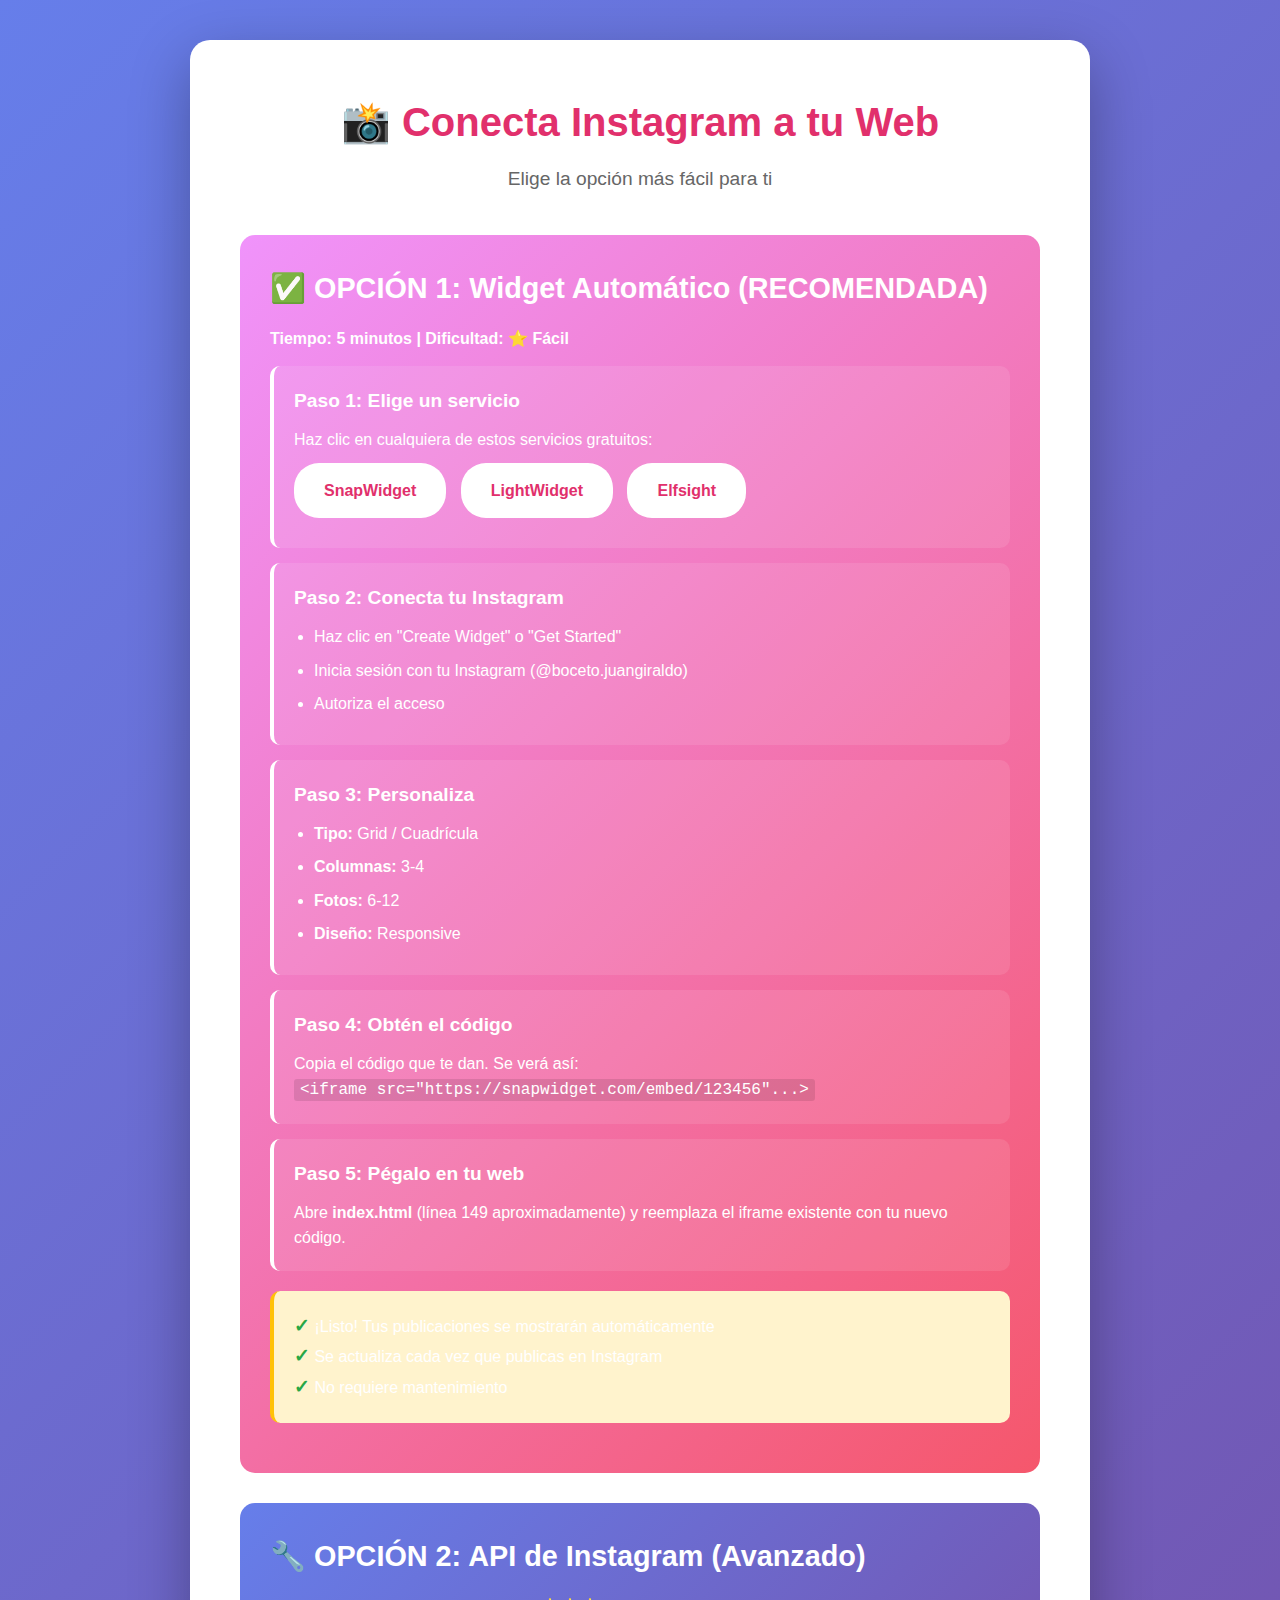
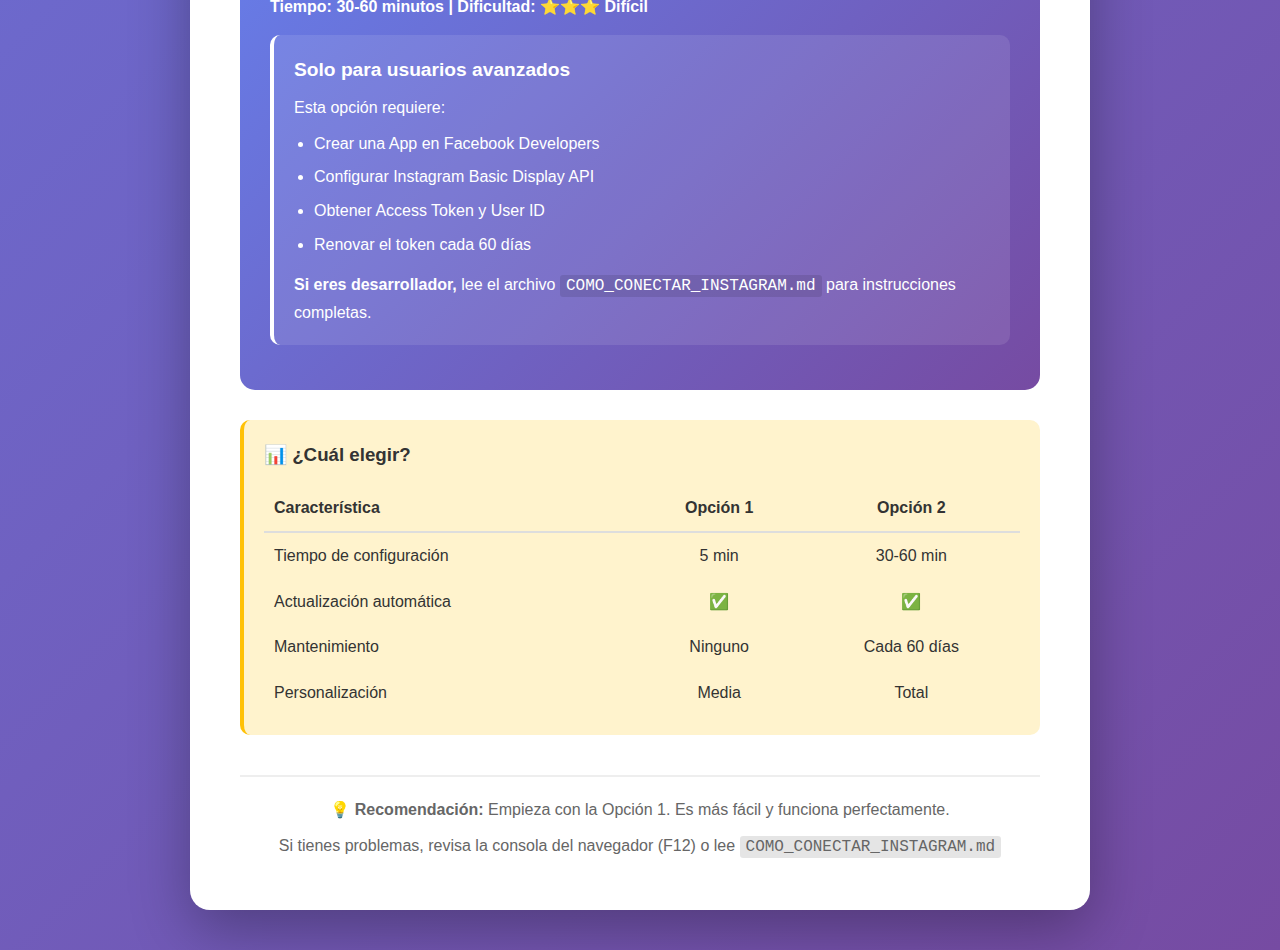
<file: docs/configurar-instagram.html>
<!DOCTYPE html>
<html lang="es">
<head>
    <meta charset="UTF-8">
    <meta name="viewport" content="width=device-width, initial-scale=1.0">
    <title>Configurar Instagram - Guía Rápida</title>
    <style>
        * {
            margin: 0;
            padding: 0;
            box-sizing: border-box;
        }
        body {
            font-family: -apple-system, BlinkMacSystemFont, 'Segoe UI', sans-serif;
            background: linear-gradient(135deg, #667eea 0%, #764ba2 100%);
            padding: 40px 20px;
            color: #333;
            line-height: 1.6;
        }
        .container {
            max-width: 900px;
            margin: 0 auto;
            background: white;
            border-radius: 20px;
            padding: 50px;
            box-shadow: 0 20px 60px rgba(0,0,0,0.3);
        }
        h1 {
            color: #E1306C;
            font-size: 2.5rem;
            margin-bottom: 10px;
            text-align: center;
        }
        .subtitle {
            text-align: center;
            color: #666;
            margin-bottom: 40px;
            font-size: 1.2rem;
        }
        .option {
            background: linear-gradient(135deg, #f093fb 0%, #f5576c 100%);
            color: white;
            padding: 30px;
            border-radius: 15px;
            margin-bottom: 30px;
        }
        .option h2 {
            font-size: 1.8rem;
            margin-bottom: 15px;
        }
        .step {
            background: rgba(255,255,255,0.1);
            padding: 20px;
            border-radius: 10px;
            margin: 15px 0;
            border-left: 4px solid #fff;
        }
        .step h3 {
            margin-bottom: 10px;
            font-size: 1.2rem;
        }
        .btn {
            display: inline-block;
            background: white;
            color: #E1306C;
            padding: 15px 30px;
            border-radius: 25px;
            text-decoration: none;
            font-weight: bold;
            margin: 10px 10px 10px 0;
            transition: transform 0.3s;
        }
        .btn:hover {
            transform: translateY(-3px);
            box-shadow: 0 10px 20px rgba(0,0,0,0.2);
        }
        .highlight {
            background: #fff3cd;
            padding: 20px;
            border-radius: 10px;
            border-left: 4px solid #ffc107;
            margin: 20px 0;
        }
        .check {
            color: #28a745;
            font-size: 1.2rem;
        }
        ul {
            margin-left: 20px;
            margin-top: 10px;
        }
        li {
            margin: 8px 0;
        }
        code {
            background: rgba(0,0,0,0.1);
            padding: 2px 6px;
            border-radius: 3px;
            font-family: 'Courier New', monospace;
        }
        .footer {
            text-align: center;
            margin-top: 40px;
            padding-top: 20px;
            border-top: 2px solid #eee;
            color: #666;
        }
    </style>
</head>
<body>
    <div class="container">
        <h1>📸 Conecta Instagram a tu Web</h1>
        <p class="subtitle">Elige la opción más fácil para ti</p>

        <!-- OPCIÓN 1 -->
        <div class="option">
            <h2>✅ OPCIÓN 1: Widget Automático (RECOMENDADA)</h2>
            <p><strong>Tiempo: 5 minutos | Dificultad: ⭐ Fácil</strong></p>
            
            <div class="step">
                <h3>Paso 1: Elige un servicio</h3>
                <p>Haz clic en cualquiera de estos servicios gratuitos:</p>
                <a href="https://snapwidget.com" target="_blank" class="btn">SnapWidget</a>
                <a href="https://lightwidget.com" target="_blank" class="btn">LightWidget</a>
                <a href="https://elfsight.com/instagram-feed-instashow/" target="_blank" class="btn">Elfsight</a>
            </div>

            <div class="step">
                <h3>Paso 2: Conecta tu Instagram</h3>
                <ul>
                    <li>Haz clic en "Create Widget" o "Get Started"</li>
                    <li>Inicia sesión con tu Instagram (@boceto.juangiraldo)</li>
                    <li>Autoriza el acceso</li>
                </ul>
            </div>

            <div class="step">
                <h3>Paso 3: Personaliza</h3>
                <ul>
                    <li><strong>Tipo:</strong> Grid / Cuadrícula</li>
                    <li><strong>Columnas:</strong> 3-4</li>
                    <li><strong>Fotos:</strong> 6-12</li>
                    <li><strong>Diseño:</strong> Responsive</li>
                </ul>
            </div>

            <div class="step">
                <h3>Paso 4: Obtén el código</h3>
                <p>Copia el código que te dan. Se verá así:</p>
                <code>&lt;iframe src="https://snapwidget.com/embed/123456"...&gt;</code>
            </div>

            <div class="step">
                <h3>Paso 5: Pégalo en tu web</h3>
                <p>Abre <strong>index.html</strong> (línea 149 aproximadamente) y reemplaza el iframe existente con tu nuevo código.</p>
            </div>

            <div class="highlight">
                <strong class="check">✓</strong> ¡Listo! Tus publicaciones se mostrarán automáticamente<br>
                <strong class="check">✓</strong> Se actualiza cada vez que publicas en Instagram<br>
                <strong class="check">✓</strong> No requiere mantenimiento
            </div>
        </div>

        <!-- OPCIÓN 2 -->
        <div class="option" style="background: linear-gradient(135deg, #667eea 0%, #764ba2 100%);">
            <h2>🔧 OPCIÓN 2: API de Instagram (Avanzado)</h2>
            <p><strong>Tiempo: 30-60 minutos | Dificultad: ⭐⭐⭐ Difícil</strong></p>
            
            <div class="step">
                <h3>Solo para usuarios avanzados</h3>
                <p>Esta opción requiere:</p>
                <ul>
                    <li>Crear una App en Facebook Developers</li>
                    <li>Configurar Instagram Basic Display API</li>
                    <li>Obtener Access Token y User ID</li>
                    <li>Renovar el token cada 60 días</li>
                </ul>
                <p style="margin-top: 15px;"><strong>Si eres desarrollador,</strong> lee el archivo <code>COMO_CONECTAR_INSTAGRAM.md</code> para instrucciones completas.</p>
            </div>
        </div>

        <!-- COMPARACIÓN -->
        <div class="highlight">
            <h3>📊 ¿Cuál elegir?</h3>
            <table style="width: 100%; margin-top: 15px; border-collapse: collapse;">
                <tr>
                    <th style="text-align: left; padding: 10px; border-bottom: 2px solid #ddd;">Característica</th>
                    <th style="text-align: center; padding: 10px; border-bottom: 2px solid #ddd;">Opción 1</th>
                    <th style="text-align: center; padding: 10px; border-bottom: 2px solid #ddd;">Opción 2</th>
                </tr>
                <tr>
                    <td style="padding: 10px;">Tiempo de configuración</td>
                    <td style="text-align: center; padding: 10px;">5 min</td>
                    <td style="text-align: center; padding: 10px;">30-60 min</td>
                </tr>
                <tr>
                    <td style="padding: 10px;">Actualización automática</td>
                    <td style="text-align: center; padding: 10px;">✅</td>
                    <td style="text-align: center; padding: 10px;">✅</td>
                </tr>
                <tr>
                    <td style="padding: 10px;">Mantenimiento</td>
                    <td style="text-align: center; padding: 10px;">Ninguno</td>
                    <td style="text-align: center; padding: 10px;">Cada 60 días</td>
                </tr>
                <tr>
                    <td style="padding: 10px;">Personalización</td>
                    <td style="text-align: center; padding: 10px;">Media</td>
                    <td style="text-align: center; padding: 10px;">Total</td>
                </tr>
            </table>
        </div>

        <div class="footer">
            <p><strong>💡 Recomendación:</strong> Empieza con la Opción 1. Es más fácil y funciona perfectamente.</p>
            <p style="margin-top: 10px;">Si tienes problemas, revisa la consola del navegador (F12) o lee <code>COMO_CONECTAR_INSTAGRAM.md</code></p>
        </div>
    </div>
</body>
</html>
</file>
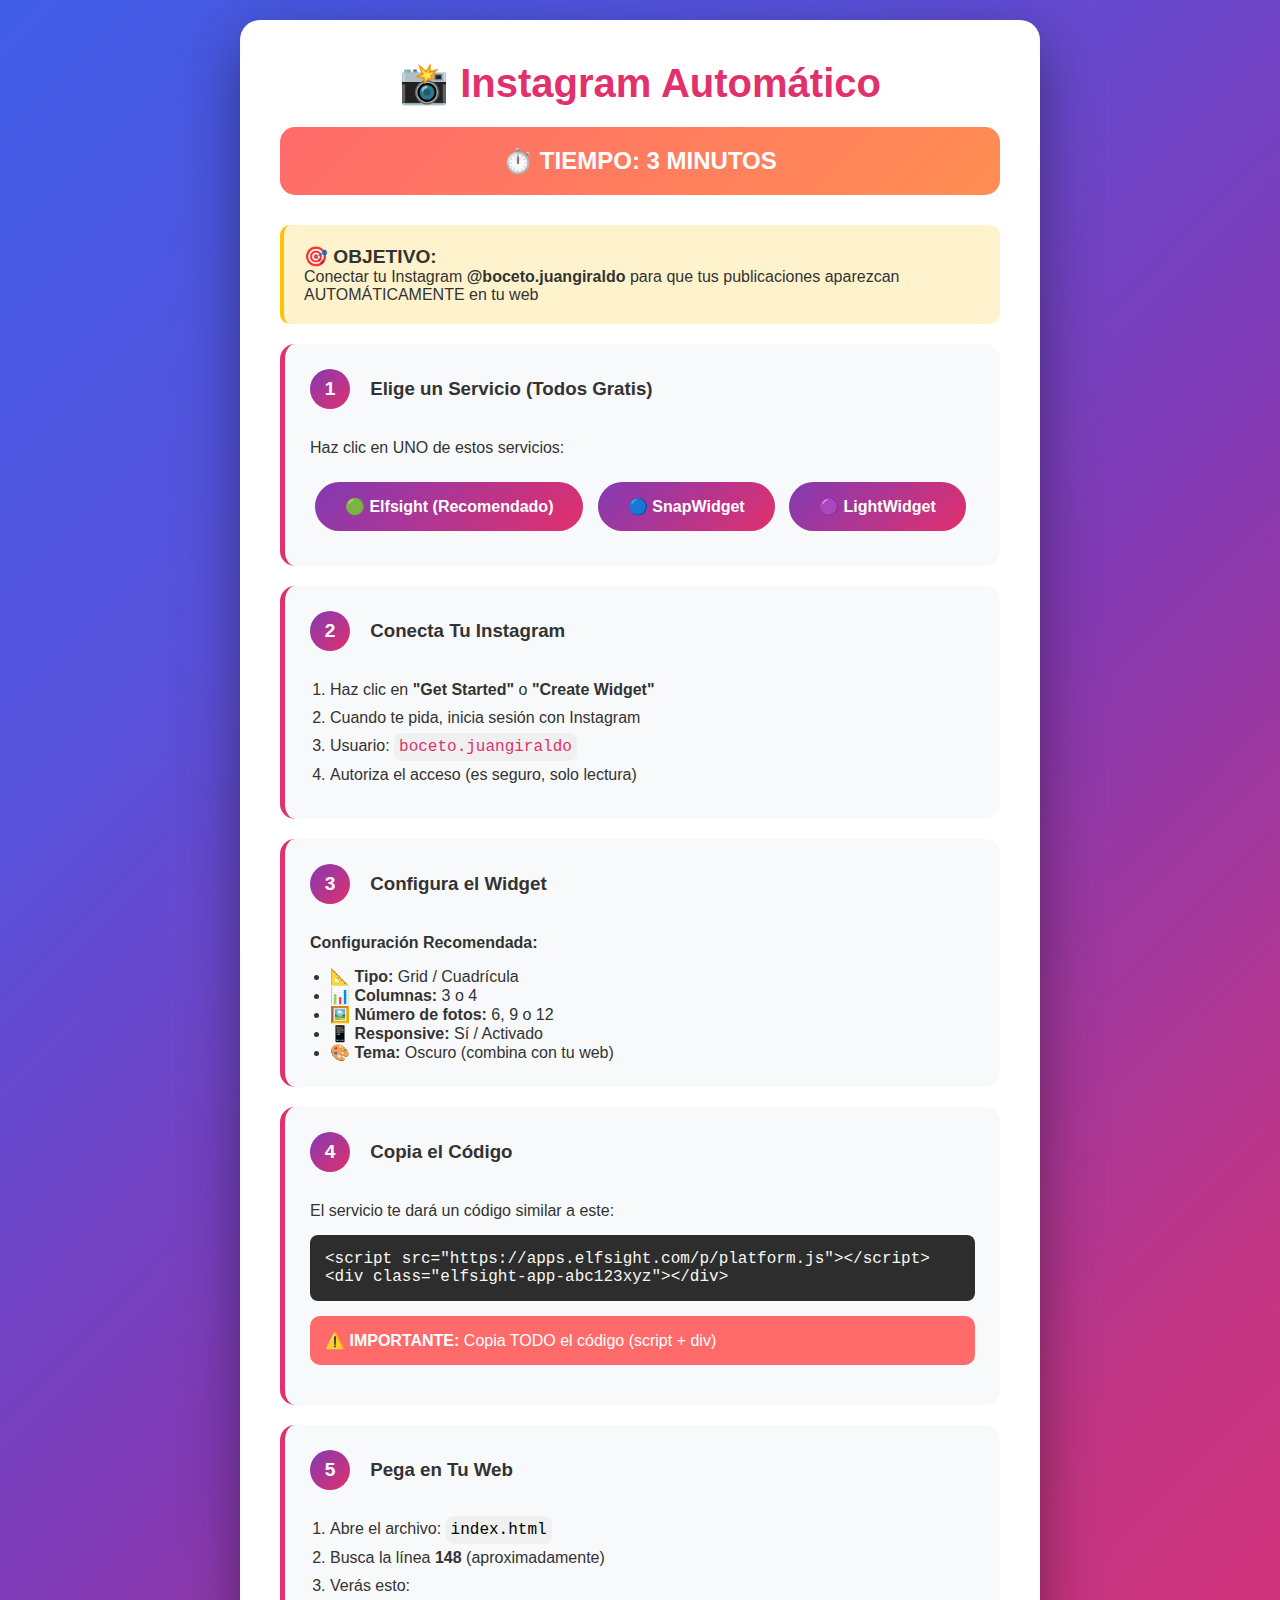
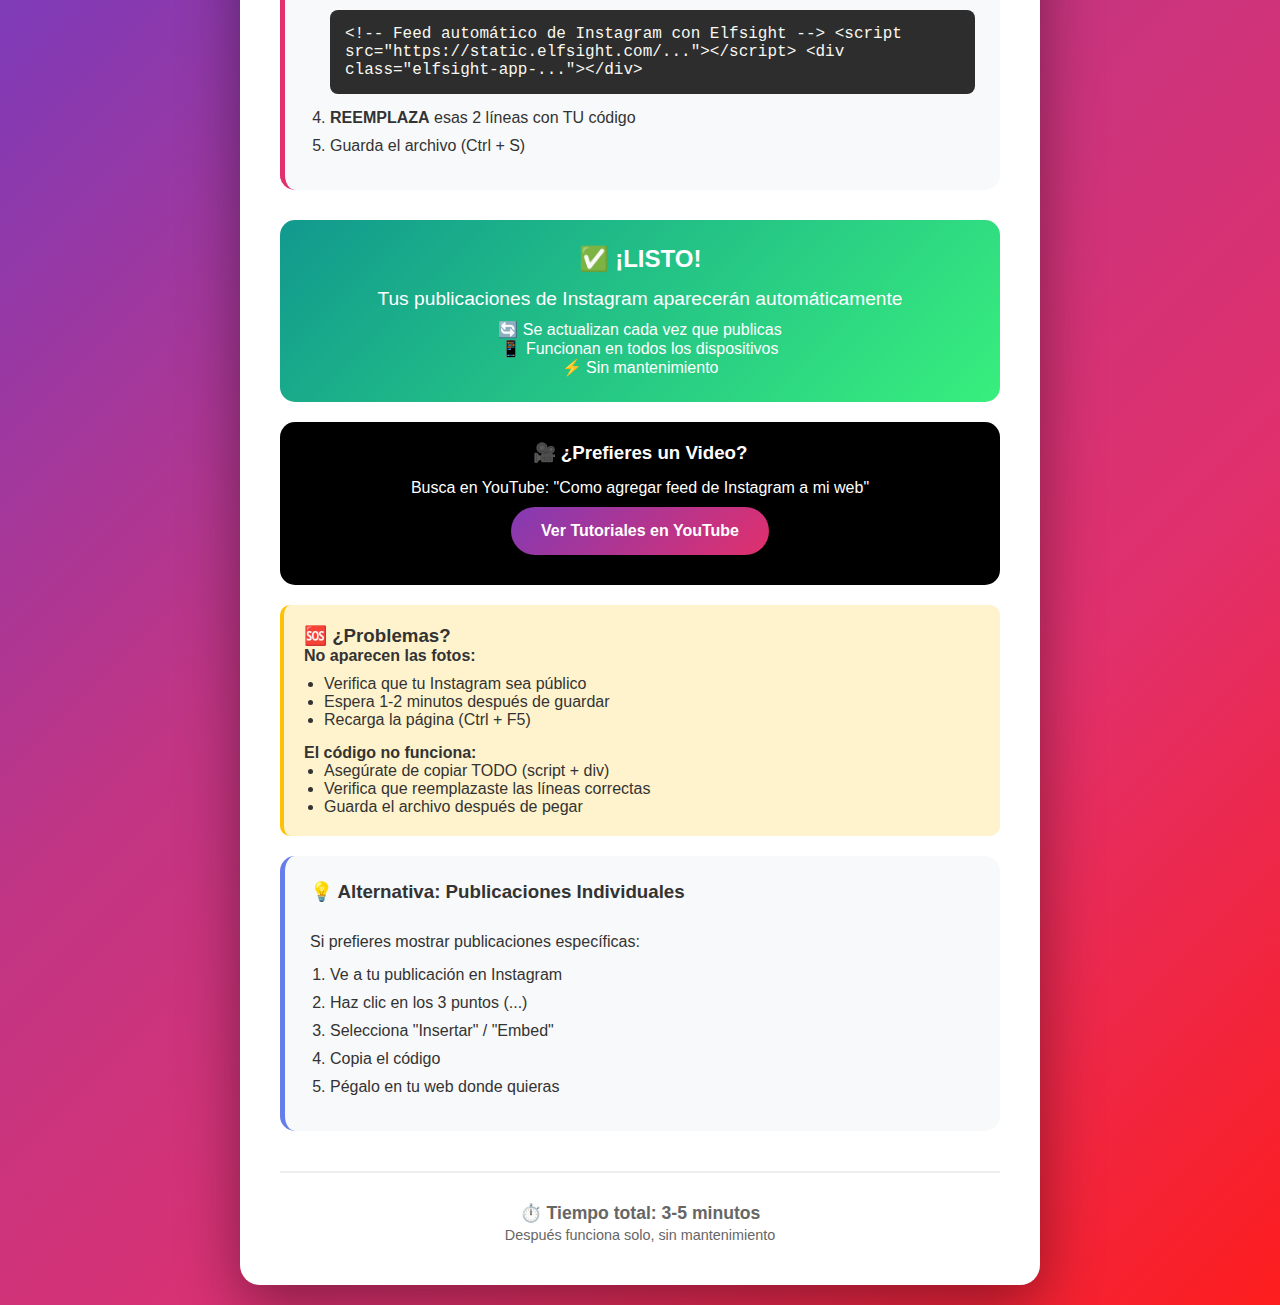
<file: docs/CONFIGURAR_INSTAGRAM_AUTOMATICO.html>
<!DOCTYPE html>
<html lang="es">
<head>
    <meta charset="UTF-8">
    <meta name="viewport" content="width=device-width, initial-scale=1.0">
    <title>Configurar Instagram Automático - 3 MINUTOS</title>
    <style>
        * { margin: 0; padding: 0; box-sizing: border-box; }
        body {
            font-family: -apple-system, BlinkMacSystemFont, 'Segoe UI', sans-serif;
            background: linear-gradient(135deg, #405DE6, #5851DB, #833AB4, #C13584, #E1306C, #FD1D1D);
            padding: 20px;
            color: #333;
        }
        .container {
            max-width: 800px;
            margin: 0 auto;
            background: white;
            border-radius: 20px;
            padding: 40px;
            box-shadow: 0 20px 60px rgba(0,0,0,0.4);
        }
        h1 {
            color: #E1306C;
            text-align: center;
            font-size: 2.5rem;
            margin-bottom: 20px;
        }
        .timer {
            background: linear-gradient(135deg, #FF6B6B, #FF8E53);
            color: white;
            padding: 20px;
            border-radius: 15px;
            text-align: center;
            font-size: 1.5rem;
            font-weight: bold;
            margin-bottom: 30px;
        }
        .step {
            background: #f8f9fa;
            padding: 25px;
            border-radius: 15px;
            margin: 20px 0;
            border-left: 5px solid #E1306C;
        }
        .step-number {
            background: linear-gradient(135deg, #833AB4, #E1306C);
            color: white;
            width: 40px;
            height: 40px;
            border-radius: 50%;
            display: inline-flex;
            align-items: center;
            justify-content: center;
            font-weight: bold;
            margin-right: 15px;
            font-size: 1.2rem;
        }
        .step h3 {
            display: inline-block;
            margin-bottom: 15px;
            color: #333;
        }
        .btn {
            display: inline-block;
            background: linear-gradient(135deg, #833AB4, #E1306C);
            color: white;
            padding: 15px 30px;
            border-radius: 30px;
            text-decoration: none;
            font-weight: bold;
            margin: 10px 5px;
            transition: transform 0.3s;
        }
        .btn:hover {
            transform: translateY(-3px);
            box-shadow: 0 10px 30px rgba(225, 48, 108, 0.4);
        }
        .highlight {
            background: #fff3cd;
            padding: 20px;
            border-radius: 10px;
            border-left: 4px solid #ffc107;
            margin: 20px 0;
        }
        code {
            background: #2d2d2d;
            color: #f8f8f2;
            padding: 15px;
            border-radius: 8px;
            display: block;
            margin: 15px 0;
            overflow-x: auto;
            font-family: 'Courier New', monospace;
        }
        .video-box {
            background: #000;
            padding: 20px;
            border-radius: 15px;
            text-align: center;
            color: white;
            margin: 20px 0;
        }
        .success {
            background: linear-gradient(135deg, #11998e, #38ef7d);
            color: white;
            padding: 25px;
            border-radius: 15px;
            text-align: center;
            margin-top: 30px;
        }
        .warning {
            background: #ff6b6b;
            color: white;
            padding: 15px;
            border-radius: 10px;
            margin: 15px 0;
        }
    </style>
</head>
<body>
    <div class="container">
        <h1>📸 Instagram Automático</h1>
        <div class="timer">⏱️ TIEMPO: 3 MINUTOS</div>

        <div class="highlight">
            <strong style="font-size: 1.2rem;">🎯 OBJETIVO:</strong><br>
            Conectar tu Instagram <strong>@boceto.juangiraldo</strong> para que tus publicaciones aparezcan AUTOMÁTICAMENTE en tu web
        </div>

        <!-- PASO 1 -->
        <div class="step">
            <h3><span class="step-number">1</span> Elige un Servicio (Todos Gratis)</h3>
            <p style="margin: 15px 0;">Haz clic en UNO de estos servicios:</p>
            <a href="https://elfsight.com/instagram-feed-instashow/?utm_source=websites&utm_medium=clients&utm_content=instagram-feed&utm_term=boceto&utm_campaign=free-widget" target="_blank" class="btn">
                🟢 Elfsight (Recomendado)
            </a>
            <a href="https://snapwidget.com/" target="_blank" class="btn">
                🔵 SnapWidget
            </a>
            <a href="https://lightwidget.com/" target="_blank" class="btn">
                🟣 LightWidget
            </a>
        </div>

        <!-- PASO 2 -->
        <div class="step">
            <h3><span class="step-number">2</span> Conecta Tu Instagram</h3>
            <ol style="margin-left: 20px; margin-top: 15px;">
                <li style="margin: 10px 0;">Haz clic en <strong>"Get Started"</strong> o <strong>"Create Widget"</strong></li>
                <li style="margin: 10px 0;">Cuando te pida, inicia sesión con Instagram</li>
                <li style="margin: 10px 0;">Usuario: <code style="display: inline; padding: 5px; background: #f0f0f0; color: #E1306C;">boceto.juangiraldo</code></li>
                <li style="margin: 10px 0;">Autoriza el acceso (es seguro, solo lectura)</li>
            </ol>
        </div>

        <!-- PASO 3 -->
        <div class="step">
            <h3><span class="step-number">3</span> Configura el Widget</h3>
            <p style="margin: 15px 0;"><strong>Configuración Recomendada:</strong></p>
            <ul style="margin-left: 20px;">
                <li>📐 <strong>Tipo:</strong> Grid / Cuadrícula</li>
                <li>📊 <strong>Columnas:</strong> 3 o 4</li>
                <li>🖼️ <strong>Número de fotos:</strong> 6, 9 o 12</li>
                <li>📱 <strong>Responsive:</strong> Sí / Activado</li>
                <li>🎨 <strong>Tema:</strong> Oscuro (combina con tu web)</li>
            </ul>
        </div>

        <!-- PASO 4 -->
        <div class="step">
            <h3><span class="step-number">4</span> Copia el Código</h3>
            <p style="margin: 15px 0;">El servicio te dará un código similar a este:</p>
            <code>&lt;script src="https://apps.elfsight.com/p/platform.js"&gt;&lt;/script&gt;
&lt;div class="elfsight-app-abc123xyz"&gt;&lt;/div&gt;</code>
            <div class="warning">
                ⚠️ <strong>IMPORTANTE:</strong> Copia TODO el código (script + div)
            </div>
        </div>

        <!-- PASO 5 -->
        <div class="step">
            <h3><span class="step-number">5</span> Pega en Tu Web</h3>
            <ol style="margin-left: 20px; margin-top: 15px;">
                <li style="margin: 10px 0;">Abre el archivo: <code style="display: inline; padding: 5px; background: #f0f0f0; color: #000;">index.html</code></li>
                <li style="margin: 10px 0;">Busca la línea <strong>148</strong> (aproximadamente)</li>
                <li style="margin: 10px 0;">Verás esto:
                    <code>&lt;!-- Feed automático de Instagram con Elfsight --&gt;
&lt;script src="https://static.elfsight.com/..."&gt;&lt;/script&gt;
&lt;div class="elfsight-app-..."&gt;&lt;/div&gt;</code>
                </li>
                <li style="margin: 10px 0;"><strong>REEMPLAZA</strong> esas 2 líneas con TU código</li>
                <li style="margin: 10px 0;">Guarda el archivo (Ctrl + S)</li>
            </ol>
        </div>

        <!-- RESULTADO -->
        <div class="success">
            <h2 style="margin-bottom: 15px;">✅ ¡LISTO!</h2>
            <p style="font-size: 1.2rem; margin: 10px 0;">Tus publicaciones de Instagram aparecerán automáticamente</p>
            <p>🔄 Se actualizan cada vez que publicas</p>
            <p>📱 Funcionan en todos los dispositivos</p>
            <p>⚡ Sin mantenimiento</p>
        </div>

        <!-- VIDEO TUTORIAL -->
        <div class="video-box">
            <h3 style="margin-bottom: 15px;">🎥 ¿Prefieres un Video?</h3>
            <p>Busca en YouTube: "Como agregar feed de Instagram a mi web"</p>
            <a href="https://www.youtube.com/results?search_query=agregar+feed+instagram+web+widget" target="_blank" class="btn">
                Ver Tutoriales en YouTube
            </a>
        </div>

        <!-- AYUDA -->
        <div class="highlight">
            <h3>🆘 ¿Problemas?</h3>
            <p><strong>No aparecen las fotos:</strong></p>
            <ul style="margin-left: 20px; margin-top: 10px;">
                <li>Verifica que tu Instagram sea público</li>
                <li>Espera 1-2 minutos después de guardar</li>
                <li>Recarga la página (Ctrl + F5)</li>
            </ul>
            <p style="margin-top: 15px;"><strong>El código no funciona:</strong></p>
            <ul style="margin-left: 20px;">
                <li>Asegúrate de copiar TODO (script + div)</li>
                <li>Verifica que reemplazaste las líneas correctas</li>
                <li>Guarda el archivo después de pegar</li>
            </ul>
        </div>

        <!-- ALTERNATIVA -->
        <div class="step" style="border-left-color: #667eea;">
            <h3>💡 Alternativa: Publicaciones Individuales</h3>
            <p style="margin: 15px 0;">Si prefieres mostrar publicaciones específicas:</p>
            <ol style="margin-left: 20px;">
                <li style="margin: 10px 0;">Ve a tu publicación en Instagram</li>
                <li style="margin: 10px 0;">Haz clic en los 3 puntos (...)</li>
                <li style="margin: 10px 0;">Selecciona "Insertar" / "Embed"</li>
                <li style="margin: 10px 0;">Copia el código</li>
                <li style="margin: 10px 0;">Pégalo en tu web donde quieras</li>
            </ol>
        </div>

        <div style="text-align: center; margin-top: 40px; padding-top: 30px; border-top: 2px solid #eee;">
            <p style="color: #666; font-size: 1.1rem;">
                <strong>⏱️ Tiempo total: 3-5 minutos</strong><br>
                <span style="font-size: 0.9rem;">Después funciona solo, sin mantenimiento</span>
            </p>
        </div>
    </div>
</body>
</html>
</file>
